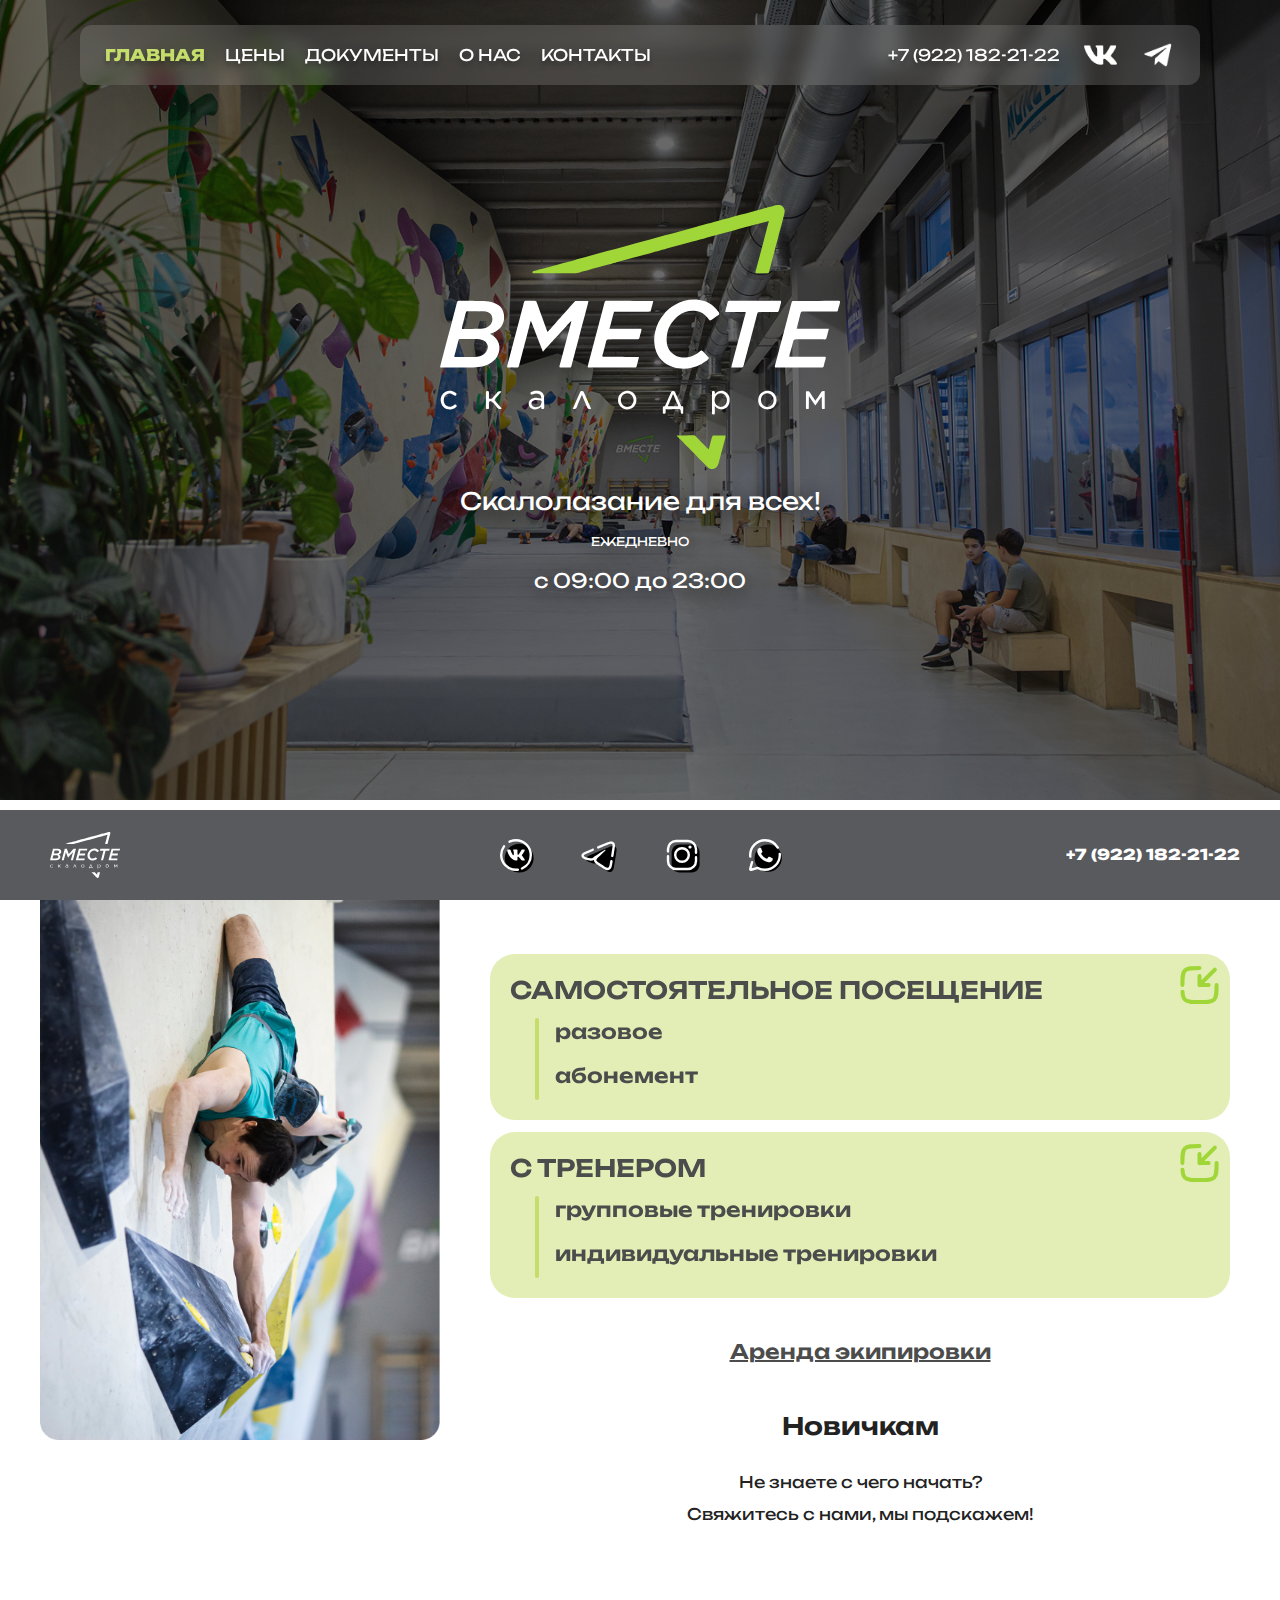
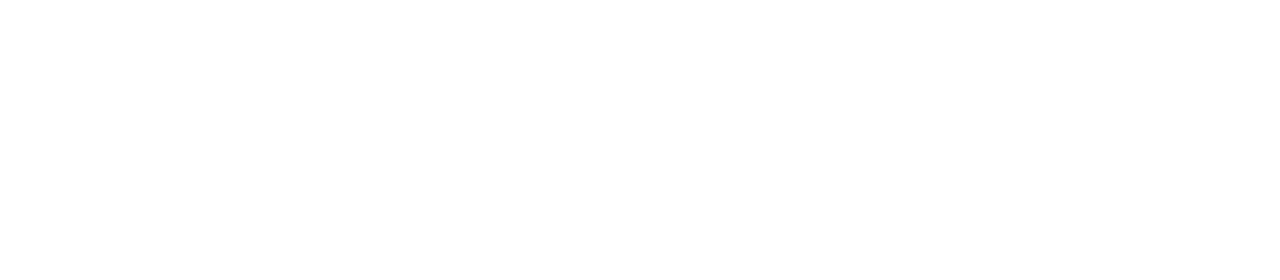
<file: index.html>
<!doctype html>
<html class="no-js" lang="">

<head>
  <meta charset="utf-8">
  <meta name="viewport" content="width=device-width, initial-scale=1">
  <title>Вместе | Скалодром</title>
  <link rel="stylesheet" href="css/style.css">
  <meta name="description" content="Скалодром Вместе: скалолазанье для всех!">

  <meta property="og:title" content="Вместе | Скалодром">
  <meta property="og:type" content="">
  <meta property="og:url" content="">
  <meta property="og:image" content="">
  <meta property="og:image:alt" content="">

  <link rel="icon" href="/favicon.ico" sizes="any">
  <link rel="icon" href="/icon.svg" type="image/svg+xml">
  <link rel="apple-touch-icon" href="icon.png">

  <link rel="manifest" href="site.webmanifest">
  <meta name="theme-color" content="#fafafa">
  <style>
    .hero_image_bg__img {
      background-image: url(assets/img/index_bg.jpg);
    }
  </style>
</head>

<body>
  <div class="hero_wrapper">
    <div class="hero_image_bg">
      <div class="hero_image_bg__img"></div>
    </div>
    <header class="header container">
      <!-- Desktop menu -->
      <div class="header_menu" id="headerMenu">
        <div class="left_links">
          <a class="header_menu__link menu_main menu_active"
             id="menu_main"
             href="index.html"
             >Главная</a>
          <a class="header_menu__link menu_price"
             id="menu_prices"
             href="prices.html"
             target="_self"
             >Цены</a>
          <a class="header_menu__link menu_documents"
             id="menu_documents"
             href="documents.html"
             >Документы</a>
          <a class="header_menu__link menu_about"
             id="menu_about"
             href="about.html"
             >O нас</a>
          <a class="header_menu__link menu_contacts"
             id="menu_contacts"
             href="contacts.html"
             >Контакты</a>
        </div>
        <div class="right_links">
          <a class="header_menu__link menu_tel" href="tel:79221822122" id="menu_tel">+7 (922) 182-21-22</a>
          <div class="socials_wrapper">
            <a class="socials_icon menu_vk" href="https://vk.com/vmeste_climbing" target="_blank">
              <img src="assets/img/icon_vk.png" alt="Вконтакте">
            </a>
            <a class="socials_icon menu_tg" href="https://t.me/vmesteclimb" target="_blank">
              <img src="assets/img/icon_telegram.png" alt="Телеграм">
            </a>
          </div>
        </div>
      </div>

      <!-- Mobile elements -->
      <div class="mobile_header">
        <a class="header_menu__link menu_tel_mobile" href="tel:79221822122">+7 (922) 182-21-22</a>
        <div class="mobile_actions">
          <a href="#" class="menu_toggle show_menu" id="menuToggle">МЕНЮ</a>
          <a href="#" class="menu_toggle close_menu" id="menuClose">ЗАКРЫТЬ</a>
        </div>
      </div>
    </header>

    <div class="hero-wrapper">
      <div class="hero">
        <div class="hero__logo">
          <img src="assets/img/logo.svg" alt="Логотип Вместе">
        </div>
        <div class="hero__title">Скалолазание для всех!</div>
        <div class="hero__text">Ежедневно</div>
        <div class="hero__worktime">с 09:00 до 23:00</div>
      </div>
    </div>

  </div>
  <main class="main">
    <div class="index_container">
      <div class="index_content__wrapper">
        <img class="index-bg" src="assets/img/index-content.png" alt="Фоновая картинка"/>
        <div class="index_content">
          <h2>Услуги</h2>
          <a href="prices.html" class="index_content__block">
            <div>Самостоятельное посещение</div>
            <div class="index_content__block__options">
              <img class="figure" src="assets/img/square.svg" alt="">
              <div class="wrapper">
<!--                <img class="figure_tab" src="assets/img/line_tab.svg" alt="">-->
                <div class="text_wrap">
                  <p class="index_options">разовое</p>
                  <p class="index_options">абонемент</p>
                </div>
              </div>
            </div>
          </a>
          <a href="prices.html" class="index_content__block">
            <div>С тренером</div>
            <div class="index_content__block__options">
              <img class="figure" src="assets/img/square.svg" alt="">
              <div class="wrapper">
<!--                <img class="figure_tab" src="assets/img/line_tab.svg" alt="">-->
                <div class="text_wrap">
                  <p class="index_options">групповые тренировки</p>
                  <p class="index_options">индивидуальные тренировки</p>
                </div>
              </div>
            </div>
          </a>

        </div>
        <div>
          <div class="index_content__rental">
            <h3>Аренда экипировки</h3>
          </div>
          <div class="index_content__newcomers">
            <h3>Новичкам</h3>
            <p>Не знаете с чего начать?<br/>
              Свяжитесь с нами, мы подскажем!</p>
          </div>
        </div>
      </div>
    </div>
  </main>
  <footer class="footer">
    <div class="container">
      <a class="footer__logo" href="index.html">
        <img src="assets/img/logo.svg" alt="Логотип Вместе">
      </a>
      <div class="footer__buttons">

        <div class="footer_socials">
          <a href="https://vk.com/vmeste_climbing" class="social_icon" target="_blank">
            <img src="assets/img/чб_vk.svg" alt="Вконтакте">
          </a>
          <a href="https://t.me/vmesteclimb" class="social_icon" target="_blank">
            <img src="assets/img/чб_tg.svg" alt="Телеграм">
          </a>
          <a href="https://www.instagram.com/vmeste_climbing/" class="social_icon" target="_blank">
            <img src="assets/img/чб_ig.svg" alt="Инстаграм">
          </a>
          <a href="https://wa.me/79221822122?text=%D0%A1%D0%BA%D0%B0%D0%BB%D0%BE%D0%B4%D1%80%D0%BE%D0%BC%20%D0%92%D0%BC%D0%B5%D1%81%D1%82%D0%B5%3A%20%D1%81%D0%BA%D0%B0%D0%BB%D0%BE%D0%BB%D0%B0%D0%B7%D0%B0%D0%BD%D1%8C%D0%B5%20%D0%B4%D0%BB%D1%8F%20%D0%B2%D1%81%D0%B5%D1%85!" class="social_icon" target="_blank">
            <img src="assets/img/чб_wa.svg" alt="Ватсап"></a>
        </div>
        <a class="footer__tel" href="tel:79221822122">+7 (922) 182-21-22</a>
      </div>
    </div>
  </footer>
</body>
<script>
  document.getElementById('menuToggle').addEventListener('click', function(e) {
    e.preventDefault();
    document.getElementById('headerMenu').classList.add('active');
    this.style.display = 'none';
    document.getElementById('menuClose').style.display = 'block';
  });

  document.getElementById('menuClose').addEventListener('click', function(e) {
    e.preventDefault();
    document.getElementById('headerMenu').classList.remove('active');
    this.style.display = 'none';
    document.getElementById('menuToggle').style.display = 'block';
  });
</script>
</html>
</file>
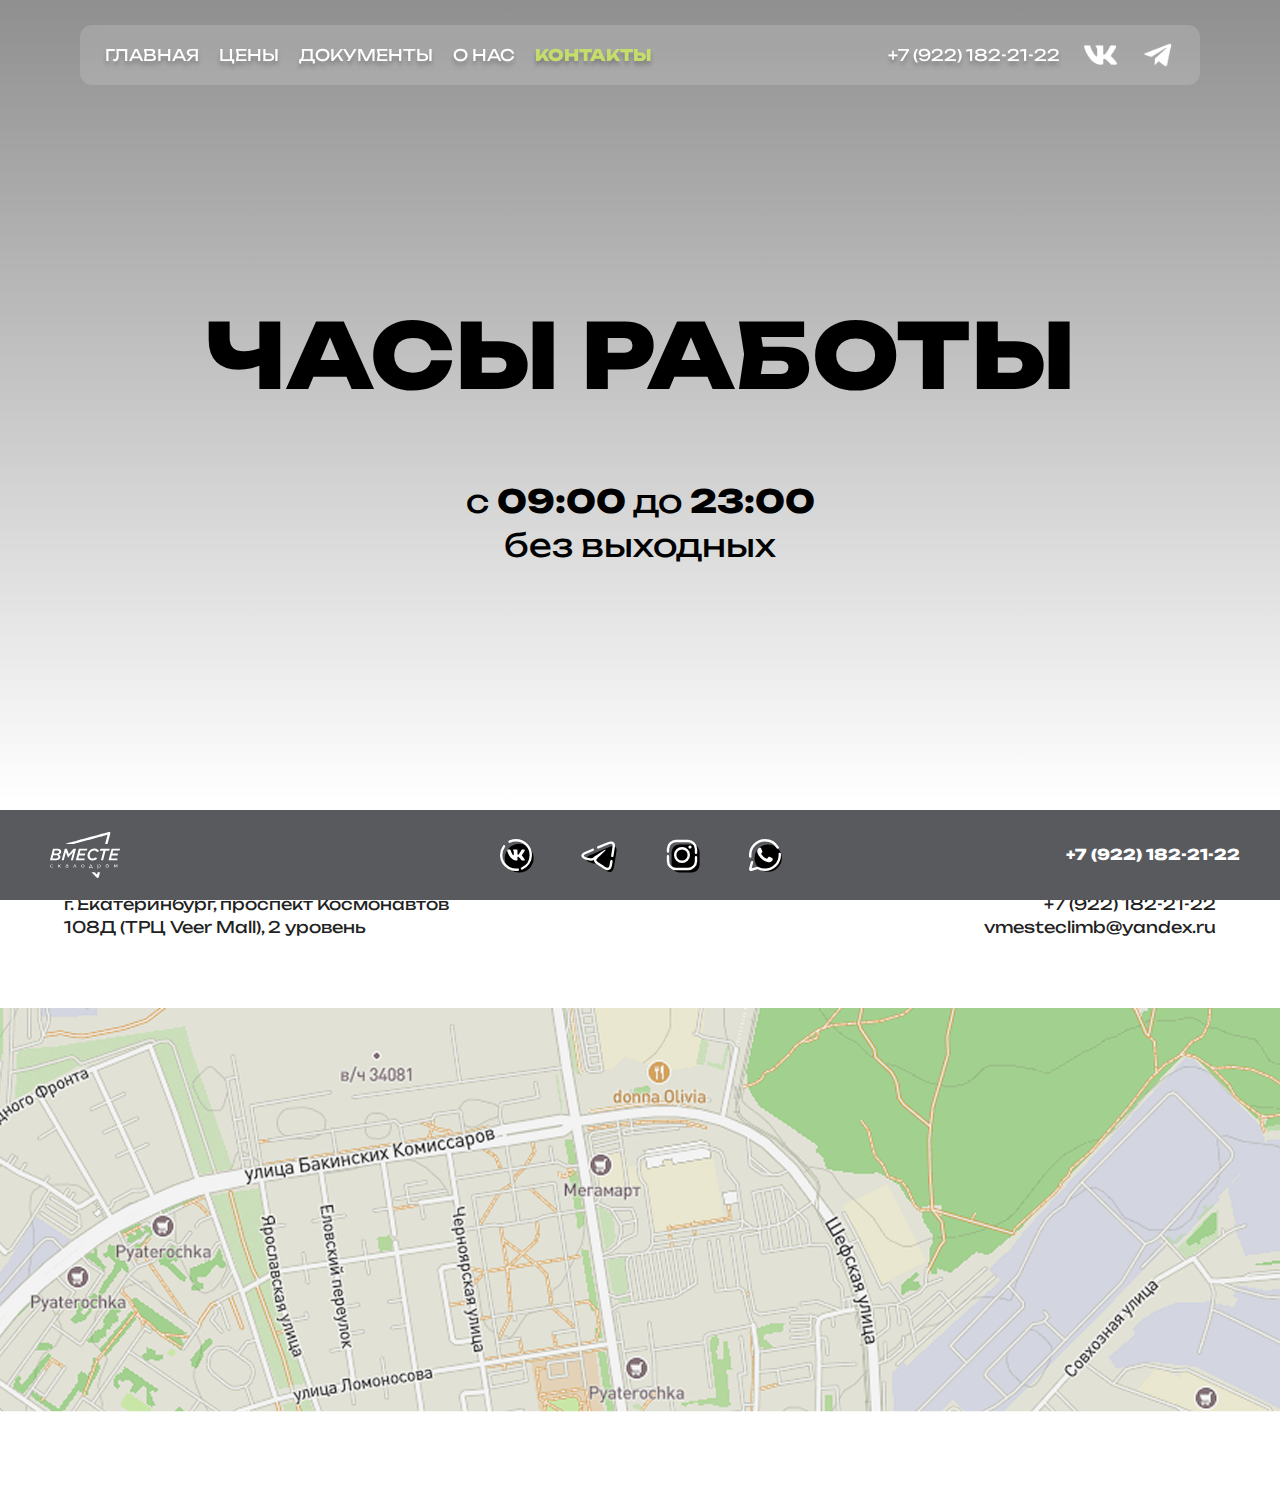
<file: contacts.html>
<!doctype html>
<html class="no-js" lang="">

<head>
  <meta charset="utf-8">
  <meta name="viewport" content="width=device-width, initial-scale=1.0">
  <title>Вместе | Скалодром</title>
  <link rel="stylesheet" href="css/style.css" >
  <meta name="description" content="Скалодром Вместе: скалолазанье для всех!">

  <meta property="og:title" content="Вместе | Скалодром">
  <meta property="og:type" content="">
  <meta property="og:url" content="">
  <meta property="og:image" content="">
  <meta property="og:image:alt" content="">

  <link rel="icon" href="/favicon.ico" sizes="any">
  <link rel="icon" href="/icon.svg" type="image/svg+xml">
  <link rel="apple-touch-icon" href="icon.png">

  <link rel="manifest" href="site.webmanifest">
  <meta name="theme-color" content="#fafafa">
  <style>
    .hero_image_bg__img {
      background: #FFFFFF;);
    }
    .hero_image_bg {
      position: relative;
      background: linear-gradient(to bottom, rgb(69, 69, 69), rgba(255, 255, 255, 0));
    }
  </style>
</head>

<body>
  <div class="hero_wrapper">
    <div class="hero_image_bg">
      <div class="hero_image_bg__img contacts_bg_override"></div>
    </div>
    <header class="header container">
      <!-- Desktop menu -->
      <div class="header_menu" id="headerMenu">
        <div class="left_links">
          <a class="header_menu__link menu_main"
             id="menu_main"
             href="index.html"
             >Главная</a>
          <a class="header_menu__link menu_price"
             id="menu_prices"
             href="prices.html"
             target="_self"
             >Цены</a>
          <a class="header_menu__link menu_documents"
             id="menu_documents"
             href="documents.html"
             >Документы</a>
          <a class="header_menu__link menu_about"
             id="menu_about"
             href="about.html"
             >O нас</a>
          <a class="header_menu__link menu_contacts menu_active"
             id="menu_contacts"
             href="contacts.html"
             >Контакты</a>
        </div>
        <div class="right_links">
          <a class="header_menu__link menu_tel" href="tel:79221822122" id="menu_tel">+7 (922) 182-21-22</a>
          <div class="socials_wrapper">
            <a class="socials_icon menu_vk" href="https://vk.com/vmeste_climbing" target="_blank">
              <img src="assets/img/icon_vk.png" alt="Вконтакте">
            </a>
            <a class="socials_icon menu_tg" href="https://t.me/vmesteclimb" target="_blank">
              <img src="assets/img/icon_telegram.png" alt="Телеграм">
            </a>
          </div>
        </div>
      </div>

      <!-- Mobile elements -->
      <div class="mobile_header">
        <a class="header_menu__link menu_tel_mobile" href="tel:79221822122">+7 (922) 182-21-22</a>
        <div class="mobile_actions">
          <a href="#" class="menu_toggle show_menu" id="menuToggle">МЕНЮ</a>
          <a href="#" class="menu_toggle close_menu" id="menuClose">ЗАКРЫТЬ</a>
        </div>
      </div>
    </header>

    <div class="hero-wrapper">
      <div class="hero contacts_hero">
        <h1>ЧАСЫ РАБОТЫ</h1>
        <p>с <b>09:00</b> до <b>23:00</b>
          без выходных</p>
      </div>
    </div>


  </div>
  <main class="main">
    <div class="contacts">
      <div class="contacts_container ">
        <div class="contacts_info contacts_address">
          <h2>Адрес</h2>
          <p>г. Екатеринбург, проспект Космонавтов 108Д (ТРЦ Veer Mall), 2 уровень</p>
        </div>
        <div class="contacts_info contacts_links">
          <h2>Связь</h2>
          <a href="tel:79221822122">+7 (922) 182-21-22</a><br>
          <a href="mailto:vmesteclimb@yandex.ru">vmesteclimb@yandex.ru</a>
        </div>
      </div>
      <div class="contacts_map">
        <img src="assets/img/map.png" alt="Карта">
      </div>
    </div>
  </main>
  <footer class="footer">
    <div class="container">
      <a class="footer__logo" href="index.html">
        <img src="assets/img/logo.svg" alt="Логотип Вместе">
      </a>
      <div class="footer__buttons">

        <div class="footer_socials">
          <a href="https://vk.com/vmeste_climbing" class="social_icon" target="_blank">
            <img src="assets/img/чб_vk.svg" alt="Вконтакте">
          </a>
          <a href="https://t.me/vmesteclimb" class="social_icon" target="_blank">
            <img src="assets/img/чб_tg.svg" alt="Телеграм">
          </a>
          <a href="https://www.instagram.com/vmeste_climbing/" class="social_icon" target="_blank">
            <img src="assets/img/чб_ig.svg" alt="Инстаграм">
          </a>
          <a href="https://wa.me/79221822122?text=%D0%A1%D0%BA%D0%B0%D0%BB%D0%BE%D0%B4%D1%80%D0%BE%D0%BC%20%D0%92%D0%BC%D0%B5%D1%81%D1%82%D0%B5%3A%20%D1%81%D0%BA%D0%B0%D0%BB%D0%BE%D0%BB%D0%B0%D0%B7%D0%B0%D0%BD%D1%8C%D0%B5%20%D0%B4%D0%BB%D1%8F%20%D0%B2%D1%81%D0%B5%D1%85!" class="social_icon" target="_blank">
            <img src="assets/img/чб_wa.svg" alt="Ватсап"></a>
        </div>
        <a class="footer__tel" href="tel:79221822122">+7 (922) 182-21-22</a>
      </div>
    </div>
  </footer>
</body>
<script>
  document.getElementById('menuToggle').addEventListener('click', function(e) {
    e.preventDefault();
    document.getElementById('headerMenu').classList.add('active');
    this.style.display = 'none';
    document.getElementById('menuClose').style.display = 'block';
  });

  document.getElementById('menuClose').addEventListener('click', function(e) {
    e.preventDefault();
    document.getElementById('headerMenu').classList.remove('active');
    this.style.display = 'none';
    document.getElementById('menuToggle').style.display = 'block';
  });
</script>
</html>
</file>
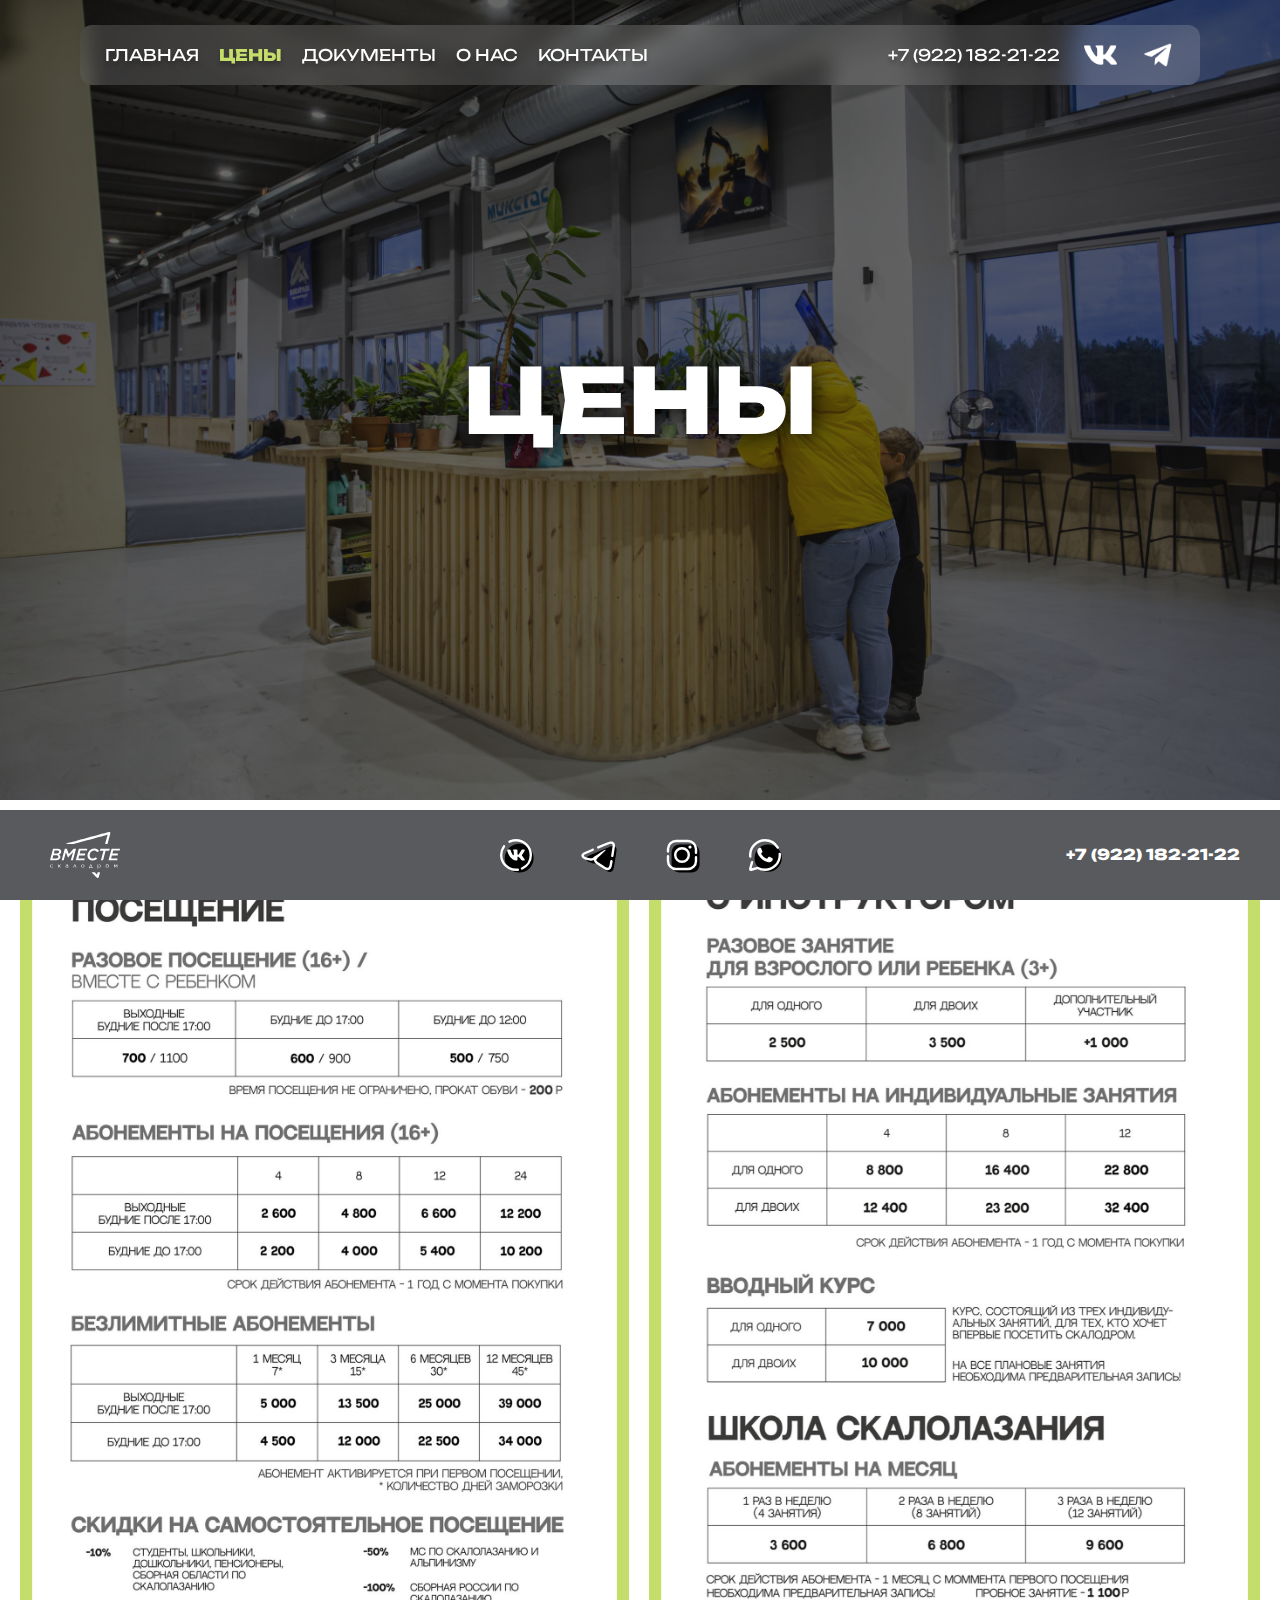
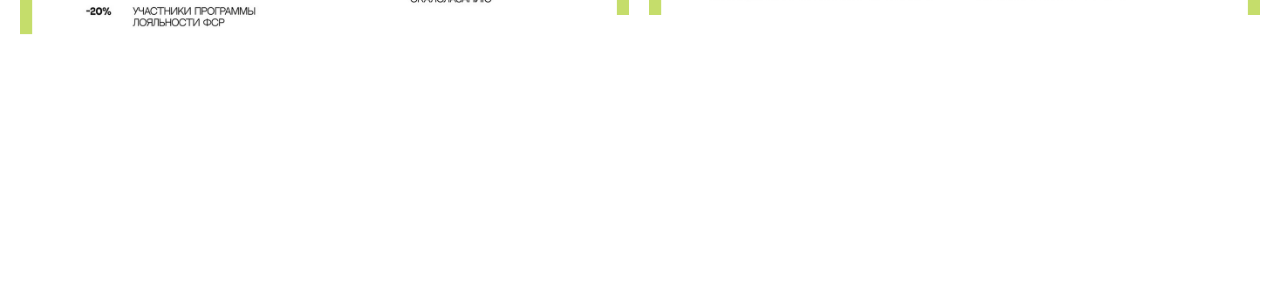
<file: prices.html>
<!doctype html>
<html class="no-js" lang="">

<head>
  <meta charset="utf-8">
  <meta name="viewport" content="width=device-width, initial-scale=1">
  <title>Вместе | Скалодром</title>
  <link rel="stylesheet" href="css/style.css">
  <meta name="description" content="Скалодром Вместе: скалолазанье для всех!">

  <meta property="og:title" content="Вместе | Скалодром">
  <meta property="og:type" content="">
  <meta property="og:url" content="">
  <meta property="og:image" content="">
  <meta property="og:image:alt" content="">

  <link rel="icon" href="/favicon.ico" sizes="any">
  <link rel="icon" href="/icon.svg" type="image/svg+xml">
  <link rel="apple-touch-icon" href="icon.png">

  <link rel="manifest" href="site.webmanifest">
  <meta name="theme-color" content="#fafafa">
  <style>
    .hero_image_bg__img {
      background-image: url(assets/img/prices_bg.jpg);
    }
  </style>
</head>

<body>
  <div class="hero_wrapper">
    <div class="hero_image_bg">
      <div class="hero_image_bg__img"></div>
    </div>
    <header class="header container">
      <!-- Desktop menu -->
      <div class="header_menu" id="headerMenu">
        <div class="left_links">
          <a class="header_menu__link menu_main"
             id="menu_main"
             href="index.html"
             >Главная</a>
          <a class="header_menu__link menu_price menu_active"
             id="menu_prices"
             href="prices.html"
             target="_self"
             >Цены</a>
          <a class="header_menu__link menu_documents"
             id="menu_documents"
             href="documents.html"
             >Документы</a>
          <a class="header_menu__link menu_about"
             id="menu_about"
             href="about.html"
             >O нас</a>
          <a class="header_menu__link menu_contacts"
             id="menu_contacts"
             href="contacts.html"
             >Контакты</a>
        </div>
        <div class="right_links">
          <a class="header_menu__link menu_tel" href="tel:79221822122" id="menu_tel">+7 (922) 182-21-22</a>
          <div class="socials_wrapper">
            <a class="socials_icon menu_vk" href="https://vk.com/vmeste_climbing" target="_blank">
              <img src="assets/img/icon_vk.png" alt="Вконтакте">
            </a>
            <a class="socials_icon menu_tg" href="https://t.me/vmesteclimb" target="_blank">
              <img src="assets/img/icon_telegram.png" alt="Телеграм">
            </a>
          </div>
        </div>
      </div>

      <!-- Mobile elements -->
      <div class="mobile_header">
        <a class="header_menu__link menu_tel_mobile" href="tel:79221822122">+7 (922) 182-21-22</a>
        <div class="mobile_actions">
          <a href="#" class="menu_toggle show_menu" id="menuToggle">МЕНЮ</a>
          <a href="#" class="menu_toggle close_menu" id="menuClose">ЗАКРЫТЬ</a>
        </div>
      </div>
    </header>

    <div class="hero-wrapper">
      <div class="hero">
        <h1>ЦЕНЫ</h1>
      </div>
    </div>

  </div>
  <main class="main">
      <div class="prices">
        <a href="assets/img/prices_1.png"   class="prices__img_anchor">
          <img src="assets/img/prices_1.png" alt="Прайс 1/2">
        </a>
        <a href="assets/img/prices_2.png"   class="prices__img_anchor">
        <img src="assets/img/prices_2.png" alt="Прайс 2/2">
        </a>
      </div>
  </main>
  <footer class="footer">
    <div class="container">
      <a class="footer__logo" href="index.html">
        <img src="assets/img/logo.svg" alt="Логотип Вместе">
      </a>
      <div class="footer__buttons">

        <div class="footer_socials">
          <a href="https://vk.com/vmeste_climbing" class="social_icon" target="_blank">
            <img src="assets/img/чб_vk.svg" alt="Вконтакте">
          </a>
          <a href="https://t.me/vmesteclimb" class="social_icon" target="_blank">
            <img src="assets/img/чб_tg.svg" alt="Телеграм">
          </a>
          <a href="https://www.instagram.com/vmeste_climbing/" class="social_icon" target="_blank">
            <img src="assets/img/чб_ig.svg" alt="Инстаграм">
          </a>
          <a href="https://wa.me/79221822122?text=%D0%A1%D0%BA%D0%B0%D0%BB%D0%BE%D0%B4%D1%80%D0%BE%D0%BC%20%D0%92%D0%BC%D0%B5%D1%81%D1%82%D0%B5%3A%20%D1%81%D0%BA%D0%B0%D0%BB%D0%BE%D0%BB%D0%B0%D0%B7%D0%B0%D0%BD%D1%8C%D0%B5%20%D0%B4%D0%BB%D1%8F%20%D0%B2%D1%81%D0%B5%D1%85!" class="social_icon" target="_blank">
            <img src="assets/img/чб_wa.svg" alt="Ватсап"></a>
        </div>
        <a class="footer__tel" href="tel:79221822122">+7 (922) 182-21-22</a>
      </div>
    </div>
  </footer>
</body>
<script>
  document.getElementById('menuToggle').addEventListener('click', function(e) {
    e.preventDefault();
    document.getElementById('headerMenu').classList.add('active');
    this.style.display = 'none';
    document.getElementById('menuClose').style.display = 'block';
  });

  document.getElementById('menuClose').addEventListener('click', function(e) {
    e.preventDefault();
    document.getElementById('headerMenu').classList.remove('active');
    this.style.display = 'none';
    document.getElementById('menuToggle').style.display = 'block';
  });
</script>
</html>
</file>
<file: css/style.css>
/* ==========================================================================
   CSS Preflight
   ========================================================================== */

html {
  color: #222;
  font-size: 1em;
  line-height: 1.4;
}

::-moz-selection {
  background: #b3d4fc;
  text-shadow: none;
}

::selection {
  background: #b3d4fc;
  text-shadow: none;
}

hr {
  display: block;
  height: 1px;
  border: 0;
  border-top: 1px solid #ccc;
  margin: 1em 0;
  padding: 0;
}

p {
  margin: 0;
}

a {
  color: inherit;
  text-decoration: none;
}

audio,
canvas,
iframe,
img,
svg,
video {
  vertical-align: middle;
}

/*
 * Remove default fieldset styles.
 */

fieldset {
  border: 0;
  margin: 0;
  padding: 0;
}

/*
 * Allow only vertical resizing of textareas.
 */

textarea {
  resize: vertical;
}

@font-face {
  font-family: 'Unbounded';
  src: local('Unbounded ExtraLight'), local('Unbounded-ExtraLight'),
  url('../assets/fonts/Unbounded-ExtraLight.woff2') format('woff2'),
  url('../assets/fonts/Unbounded-ExtraLight.woff') format('woff');
  font-weight: 200;
  font-style: normal;
  font-display: auto;
}

@font-face {
  font-family: 'Unbounded';
  src: local('Unbounded Bold'), local('Unbounded-Bold'),
  url('../assets/fonts/Unbounded-Bold.woff2') format('woff2'),
  url('../assets/fonts/Unbounded-Bold.woff') format('woff');
  font-weight: bold;
  font-style: normal;
  font-display: auto;
}

@font-face {
  font-family: 'Unbounded';
  src: local('Unbounded Black'), local('Unbounded-Black'),
  url('../assets/fonts/Unbounded-Black.woff2') format('woff2'),
  url('../assets/fonts/Unbounded-Black.woff') format('woff');
  font-weight: 900;
  font-style: normal;
  font-display: auto;
}

@font-face {
  font-family: 'Unbounded';
  src: local('Unbounded ExtraBold'), local('Unbounded-ExtraBold'),
  url('../assets/fonts/Unbounded-ExtraBold.woff2') format('woff2'),
  url('../assets/fonts/Unbounded-ExtraBold.woff') format('woff');
  font-weight: bold;
  font-style: normal;
  font-display: auto;
}

@font-face {
  font-family: 'Unbounded';
  src: local('Unbounded Regular'), local('Unbounded-Regular'),
  url('../assets/fonts/Unbounded-Regular.woff2') format('woff2'),
  url('../assets/fonts/Unbounded-Regular.woff') format('woff');
  font-weight: normal;
  font-style: normal;
  font-display: auto;
}

@font-face {
  font-family: 'Unbounded';
  src: local('Unbounded Light'), local('Unbounded-Light'),
  url('../assets/fonts/Unbounded-Light.woff2') format('woff2'),
  url('../assets/fonts/Unbounded-Light.woff') format('woff');
  font-weight: 300;
  font-style: normal;
  font-display: auto;
}

@font-face {
  font-family: 'Unbounded';
  src: local('Unbounded Medium'), local('Unbounded-Medium'),
  url('../assets/fonts/Unbounded-Medium.woff2') format('woff2'),
  url('../assets/fonts/Unbounded-Medium.woff') format('woff');
  font-weight: 500;
  font-style: normal;
  font-display: auto;
}

@font-face {
  font-family: 'Unbounded';
  src: local('Unbounded SemiBold'), local('Unbounded-SemiBold'),
  url('../assets/fonts/Unbounded-SemiBold.woff2') format('woff2'),
  url('../assets/fonts/Unbounded-SemiBold.woff') format('woff');
  font-weight: 600;
  font-style: normal;
  font-display: auto;
}

body {
  margin: 0;
  margin-bottom: 50px;
  font-family: 'Unbounded', sans-serif;
  overflow-x: hidden;
}

/* ==========================================================================
   Author's custom styles
   ========================================================================== */
html {
  --accent: #C5DD6B;
  --thundora: #4C4C4C;
}
.container {
  max-width: 1200px;
  margin: 0 auto;
}

.hero_wrapper {
  position: relative;

}

.hero h1 {
  font-size: 90px
}
.prices {
  display: flex;
  flex-direction: row;
  justify-content: center;

  gap: 20px;
  margin: 0 auto;
  padding: 40px 20px 200px 20px;
}
.prices img {
  margin: 0 auto;
  width: 100%;
}

.documents_container{
  background-image: url('../assets/img/docs_bg.png');
  padding: 40px 20px 200px 20px;
}
.documents_wrapper {
  display: flex;
  flex-wrap: wrap;
  margin: 0 auto;
  /* width: 100%; */
  max-width: 560px;
  justify-content: center;
  align-items: flex-start;
  align-content: flex-start;
  flex-direction: row;
  gap: 60px 30px;
}
.documents_link {
  width: 140px;
  height: 140px;
  text-align: center;
  scale: 1;
  transition: scale 0.3s ease;
}
.documents_link:hover {
  scale: 1.1;
  transition: scale 0.3s ease;
  cursor: pointer;
}
.documents_link p {
  font-family: 'Unbounded', sans-serif;
  font-size: 14px;
  font-weight: 300;
  text-align: center;
}
.about_carousel_container {
  overflow: hidden;
}
.about_carousel {
  margin: 30px 0 30px 0;
}
.carousel_constraints {
  overflow-x: scroll;
  -webkit-overflow-scrolling: touch;
}

.about_container {
  max-width: 80%;
  margin: 0 auto;
  display: flex;
  gap: 20px;
  align-items: center;
  padding: 0 20px 200px 20px;
  flex-direction: column-reverse;

  flex-wrap: nowrap;
  justify-content: flex-end;

  font-weight: 200;
}
.about_container p {
  width: 100%;
}
.accent_span {
  font-weight: 400;
  color: var(--accent);
}



header {
  position: fixed;
  top: 0;
  left: 0;
  right: 0;
  z-index: 1000;
}

.header_menu {
  display: flex;
  justify-content: space-between;
  padding: 16px 25px;
  margin: 25px 40px;
  background: rgba(255, 255, 255, 0.15);
  border-radius: 12px;
  text-transform: uppercase;
  backdrop-filter: blur(10px);
  flex-wrap: wrap;
}

.left_links {
  display: flex;
  gap: 20px;
}

.right_links {
  display: flex;
  gap: 20px;
  align-items: center;
}

.header_menu__link {
  text-decoration: none;
  color: #fff;
  transition: color 0.3s ease;
  text-shadow: 0px 4px 4px rgba(0, 0, 0, 0.25);
}
.header_menu__link:hover {
  color: var(--accent);
  transition: color 0.3s ease;
  cursor: pointer;
}
.socials_icon {
  scale: 0.8;
  cursor: pointer;
  color: #fff;
  transition: all 0.3s ease;
}
.socials_wrapper {
  display: flex;
  gap: 20px;
  align-items: center;
}
.socials_icon:hover {
  color: var(--accent);
  transition: all 0.3s ease;
  scale: 1;
}

.menu_tel {
  font-weight: normal;
}

.menu_active {
  font-weight: bold;
  color: var(--accent);
}

.mobile_header {
  display: none;
  position: fixed;
  top: 0;
  left: 0;
  right: 0;
  padding: 18px 22px;
  background: rgba(255, 255, 255, 0.15);
  backdrop-filter: blur(10px);
}

.menu_toggle {
  color: #fff;
  text-transform: uppercase;
  font-weight: bold;
  text-decoration: none;
  margin-left: 20px;
  transition: color 0.3s ease;
}

.menu_toggle:hover {
  color: var(--accent);
}
.contacts {
  overflow: hidden;
}

.contacts_hero {
  gap: 0 !important;
  text-shadow: none !important;
  color: #000 !important;
  justify-content: center !important;
}
.contacts_hero p {
  font-size: 32px;
  max-width: 400px;
}


.hero_image_bg {
  position: relative;
  background: linear-gradient(to bottom, rgba(0, 0, 0, 1), rgba(20, 20, 20, 1));
}

.hero_image_bg__img {
  /*фоновое изображение задано в HTML*/
  background-size: cover;
  background-position: center;
  background-repeat: no-repeat;
  height: 800px;
  opacity: 0.4;
}

.hero-wrapper {
  position: absolute;
  inset: 0;
  width: 100%;
  display: flex;
  justify-content: center;
  align-items: center;
}
.hero {
  width: 100%;
  height: 100%;
  display: flex;
  flex-direction: column;
  justify-content: center;
  align-items: center;
  gap: 16px;
}
.hero {
  font-weight: 400;
  font-size: 12px;
  text-align: center;
  color: #FFFFFF;
  text-shadow: 3px 4px 20px rgba(0, 0, 0, 0.8);
  padding: 12px;
}
.hero__logo img {
  width: clamp(200px, 75vw, 400px);
}
.hero__title {
  font-weight: 400;
  font-size: 24px;
}
.hero__text {
  font-size: 12px;
  text-transform: uppercase;
}
.hero__worktime {
  font-size: 20px;

}


.index_container {
  max-width: 1200px;
  margin: 0 auto;
  padding: 20px 20px 200px 20px;
  height: fit-content;
  overflow: hidden;
}
.index_content__wrapper {
  display: flex;
  flex-direction: column;
  /*align-items: center;*/
  padding-bottom: 100px;
  width: 100%;
  position: relative;

  /*background-color: red;*/
}
.index_content__block__options .wrapper .text_wrap {
  display: flex;
  flex-direction: column;
  gap: 16px;
  padding-bottom: 10px;
}
.index_content__block__options .wrapper .text_wrap::before {
  content: "";
  background-color: var(--accent);
  width: 4px;
  border-radius: 100px;
  height: 100%;
  position: absolute;
}
.index-bg {
  width: clamp(100px, 40vw, 400px);

  position: absolute;
  top: 20px;
}
.index_content {
  display: flex;
  width: 60%;
  margin-left: auto;
  margin-right: 20px;
  flex-direction: column;
  justify-content: flex-end;
  align-items: center;
  gap: 12px;
}
.index_content h2 {
  font-size: 40px;
  font-weight: 600;
  text-transform: uppercase;
  color: var(--thundora);
}
.index_content__block {
  width: 100%;
  max-width: 700px;
  padding: 20px;
  font-size: 24px;
  font-weight: 600;
  text-transform: uppercase;
  background-color: rgba(197, 221, 107, 0.5);
  color: #4C4C4C;
  opacity: 1;
  backdrop-filter: blur(21px);
  border-radius: 25px;
  display: flex;
  flex-direction: column;
  justify-content: flex-start;
  align-items: flex-start;
  position: relative;
}
.index_content__rental {
  margin-top: 20px;
  width: 60%;
  display: flex;
  flex-direction: column;
  gap: 20px;
  justify-content: center;
  text-align: center;
  margin-left: auto;
  margin-right: 20px;
}
.index_content__rental h3 {
  text-decoration: underline;
  font-size: 20px;
  font-weight: 600;
  color: var(--thundora);
}

.index_content__block .figure {
  position: absolute;
  top: 10px;
  right: 10px;
}
.index_content__block .wrapper {
  display: flex;
  justify-content: space-between;
  align-items: center;
  position: relative;
  /*margin-left: 10%;*/
  margin-top: 10px;
  padding-left: 25px;
}
.index_content__block .wrapper p {
  text-transform: none;
  font-size: 20px;
  font-weight: 600;
  position: relative;
  padding-left: 20px;
}

.figure_tab {
  margin-left: 20px;
  stroke: var(--accent);
  stroke-width: 2;
  height: 100%;
}
.index_content__newcomers {
  display: flex;
  justify-content: center;
  align-items: center;
  flex-direction: column;
  text-align: center;
  line-height: 2rem;
  width: 60%;
  margin-left: auto;
  margin-right: 20px;
}
.index_content__newcomers h3 {
  font-size: 24px;
  font-weight: 600;
}
.index_content__newcomers h4 {
  font-size: 20px;
}
.contacts_container {
  max-width: 1200px;
  display: flex;
  justify-content: space-between;
  align-items: flex-start;
  padding: 20px;
  gap: 20px;
  width: 90%;
  margin: 0 auto;
}
.contacts_map {
  display: flex;
  justify-content: center;
  align-items: flex-end;
  width: 80%;
  padding: 50px 0 50px 0;
  margin: 0 auto;
}
.contacts_info {
  max-width: 400px;
}
.contacts_links {
  text-align: end;
}

footer {
  position: fixed;
  bottom: 0;
  left: 0;
  right: 0;
  background: #585A5E;

}
footer .container {
  padding: 12px;
  display: flex;
  justify-content: space-between;
  align-items: center;
  position: relative;
}
.footer__logo {
  cursor: pointer;
  position: relative;
  z-index: 20;
}

.footer__logo img {
  filter: grayscale(100%)brightness(100);
  width: clamp(70px, 10vw, 60px);
  padding: 10px;
}
.footer_socials {
  display: flex;
  position: absolute;
  justify-content: center;
  align-items: center;
  inset: 0;
  width: 100%;
  gap: 35px;
}
.footer_socials .social_icon {
  scale: 0.8;
  transition: all 0.3s ease;
}
.social_icon:hover {
  scale: 1;
  transition: all 0.3s ease;
}
.footer__tel {
  font-size: 15px;
  font-weight: bold;
  color: white;
  text-decoration: none;
  transition: all 0.3s ease;
  width: 100%;
  display: block;
  text-align: end;
  position: relative;
  z-index: 20;
}
.footer__tel:hover {
  color: var(--accent);
  transition: all 0.3s ease;
  cursor: pointer;
}

main .container {
  padding: 40px;
  width: 100%;
  min-height: 100px
}

/* Mobile menu styling */
@media (max-width: 980px) {

  .header_menu {
    position: absolute;
    left: 0;
    right: 0;
    top: 52px;
    flex-direction: column;
    align-items: flex-end;
    padding: 18px 22px;
    margin: 20px 10px;
    border-radius: 12px;
    max-height: 0;
    overflow: hidden;
    transition: all 0.3s ease;
    opacity: 0;
    visibility: hidden;
    background: linear-gradient(to bottom, rgba(255, 255, 255, 0.2), rgba(20, 20, 20, 0.2));
  }

  .header_menu.active {
    max-height: 400px;
    opacity: 1;
    visibility: visible;
  }

  .left_links {
    flex-direction: column;
    align-items: flex-end;
    width: 100%;
    gap: 20px;

  }

  .right_links {
    margin-top: 40px;
  }
  .menu_tel {
    display: none;
  }

  .mobile_header {
    position: relative;
    display: flex;
    justify-content: space-between;
    align-items: center;
    margin: 10px 10px;
    border-radius: 12px;
  }

  .mobile_header__prompt {
    position: absolute;
    top: 0;
    left: 0;
  }
  .show_menu {
    display: block;
  }

  .close_menu {
    display: none;
  }
  .mobile_actions {
    text-shadow: 0 0 20px rgba(0, 0, 0, 0.5);
  }

  .header_menu.active ~ .mobile_actions .close_menu {
    display: block;
  }

  .header_menu.active ~ .mobile_actions .show_menu {
    display: none;
  }

  .index_content {
    margin-left: 20px;
    margin-right: auto;
  }
  .index-bg {
    left: auto;
    right: 0;
    border-radius: 25px;
    transform: translateX(30%) translateY(5%);
    z-index: -1;
    width:300px;
  }
  .index_content__block {
    font-size: clamp(13px, 50vw, 20px);
  }
  .index_content__block__options .figure {
    top:auto;
    bottom: 10px;
  }
  .index_content__block .wrapper div {
    font-size: 15px;
  }
  .index_content h2 {
    text-align: start;
    width: 100%;
  }
  .index_content__wrapper {
    gap: 20px;
    display: flex;
    flex-direction: column;
  }
  .index_content__newcomers {
    width: 100%;
  }
  .index_content__rental {
    width: 100%;
  }
  .footer__buttons {
    align-items: flex-end;
    display: flex;
    flex-direction: column-reverse;
    gap: 8px;
  }
  .footer_socials{
    position: relative;
    gap: 12px;
  }
  .footer_socials .social_icon {
    scale: 0.8;
  }

  .contacts_container {
    flex-direction: column;
    width: 100%;
    padding: 50px 20px 50px 20px;
  }
  .contacts_info {
    max-width: 300px;
  }
  .contacts_links {
    text-align: start;
  }


  .hero__title {
    font-size: 20px;
  }
  .hero__logo img {
    width: clamp(100px, 75vw, 350px);
  }
  .hero h1 {
    font-size: 40px
  }
  .contacts_hero p {
    font-size: 24px;
    max-width: 300px;
  }

  .contacts {
    display: flex;
    flex-direction: column-reverse;
    margin-bottom: 200px;
  }
  .contacts_map {
    padding: 10px;
    border-radius: 12px;
  }
  .contacts_bg_override {
    height: 400px !important;
  }

  .prices {
    flex-direction: column;
  }
  .prices img {
    width: 100%;
  }
  .prices__img_anchor {
    display: block;
  }

  .about_container {
    flex-direction: column;
  }
  .container {
    margin: 0;
  }
}

@media (min-width: 979px) {
  .mobile_header {
    display: none !important;
  }
  .left_links {
    margin-top: 3px;
    /*justify-content: space-between;*/
  }
  .right_links {
    /*margin-top: 16px;*/
    /*  display: flex;*/
    /*width: 100%;*/
    /*justify-content: space-between;*/
  }

}

@media (max-width: 550px) {
  .hero__logo img {
    width: 50%;
  }
  .hero_image_bg__img {
    height: 450px;
  }
  .index_content h2 {
    font-size: 24px;
  }
  .index_content__block {
    font-size: 14px;
  }
  .index_options {
    font-size: 13px !important;
  }
  .figure {
    scale: 0.8;
  }
  .index-bg {
    width: 230px;
  }
}

/* ==========================================================================
   Helper classes
   ========================================================================== */

.py-20 {
  padding-top: 20px;
  padding-bottom: 20px;
}

.py-40 {
  padding-top: 40px;
  padding-bottom: 40px;
}



/*
 * Hide visually and from screen readers
 */

.hidden,
[hidden] {
  display: none !important;
}

.visually-hidden {
  border: 0;
  clip: rect(0, 0, 0, 0);
  height: 1px;
  margin: -1px;
  overflow: hidden;
  padding: 0;
  position: absolute;
  white-space: nowrap;
  width: 1px;
  /* 1 */
}

.visually-hidden.focusable:active,
.visually-hidden.focusable:focus {
  clip: auto;
  height: auto;
  margin: 0;
  overflow: visible;
  position: static;
  white-space: inherit;
  width: auto;
}

.invisible {
  visibility: hidden;
}

.clearfix::before,
.clearfix::after {
  content: "";
  display: table;
}

.clearfix::after {
  clear: both;
}

/* ==========================================================================
   EXAMPLE Media Queries for Responsive Design.
   These examples override the primary ('mobile first') styles.
   Modify as content requires.
   ========================================================================== */

@media only screen and (min-width: 35em) {
  /* Style adjustments for viewports that meet the condition */
}

@media print,
  (-webkit-min-device-pixel-ratio: 1.25),
  (min-resolution: 1.25dppx),
  (min-resolution: 120dpi) {
  /* Style adjustments for high resolution devices */
}

/* ==========================================================================
   Print styles.
   Inlined to avoid the additional HTTP request:
   https://www.phpied.com/delay-loading-your-print-css/
   ========================================================================== */

@media print {
  *,
  *::before,
  *::after {
    background: #fff !important;
    color: #000 !important;
    /* Black prints faster */
    box-shadow: none !important;
    text-shadow: none !important;
  }

  a,
  a:visited {
    text-decoration: underline;
  }

  a[href]::after {
    content: " (" attr(href) ")";
  }

  abbr[title]::after {
    content: " (" attr(title) ")";
  }
  a[href^="#"]::after,
  a[href^="javascript:"]::after {
    content: "";
  }

  pre {
    white-space: pre-wrap !important;
  }

  pre,
  blockquote {
    border: 1px solid #999;
    page-break-inside: avoid;
  }

  tr,
  img {
    page-break-inside: avoid;
  }

  p,
  h2,
  h3 {
    orphans: 3;
    widows: 3;
  }

  h2,
  h3 {
    page-break-after: avoid;
  }
}
</file>
